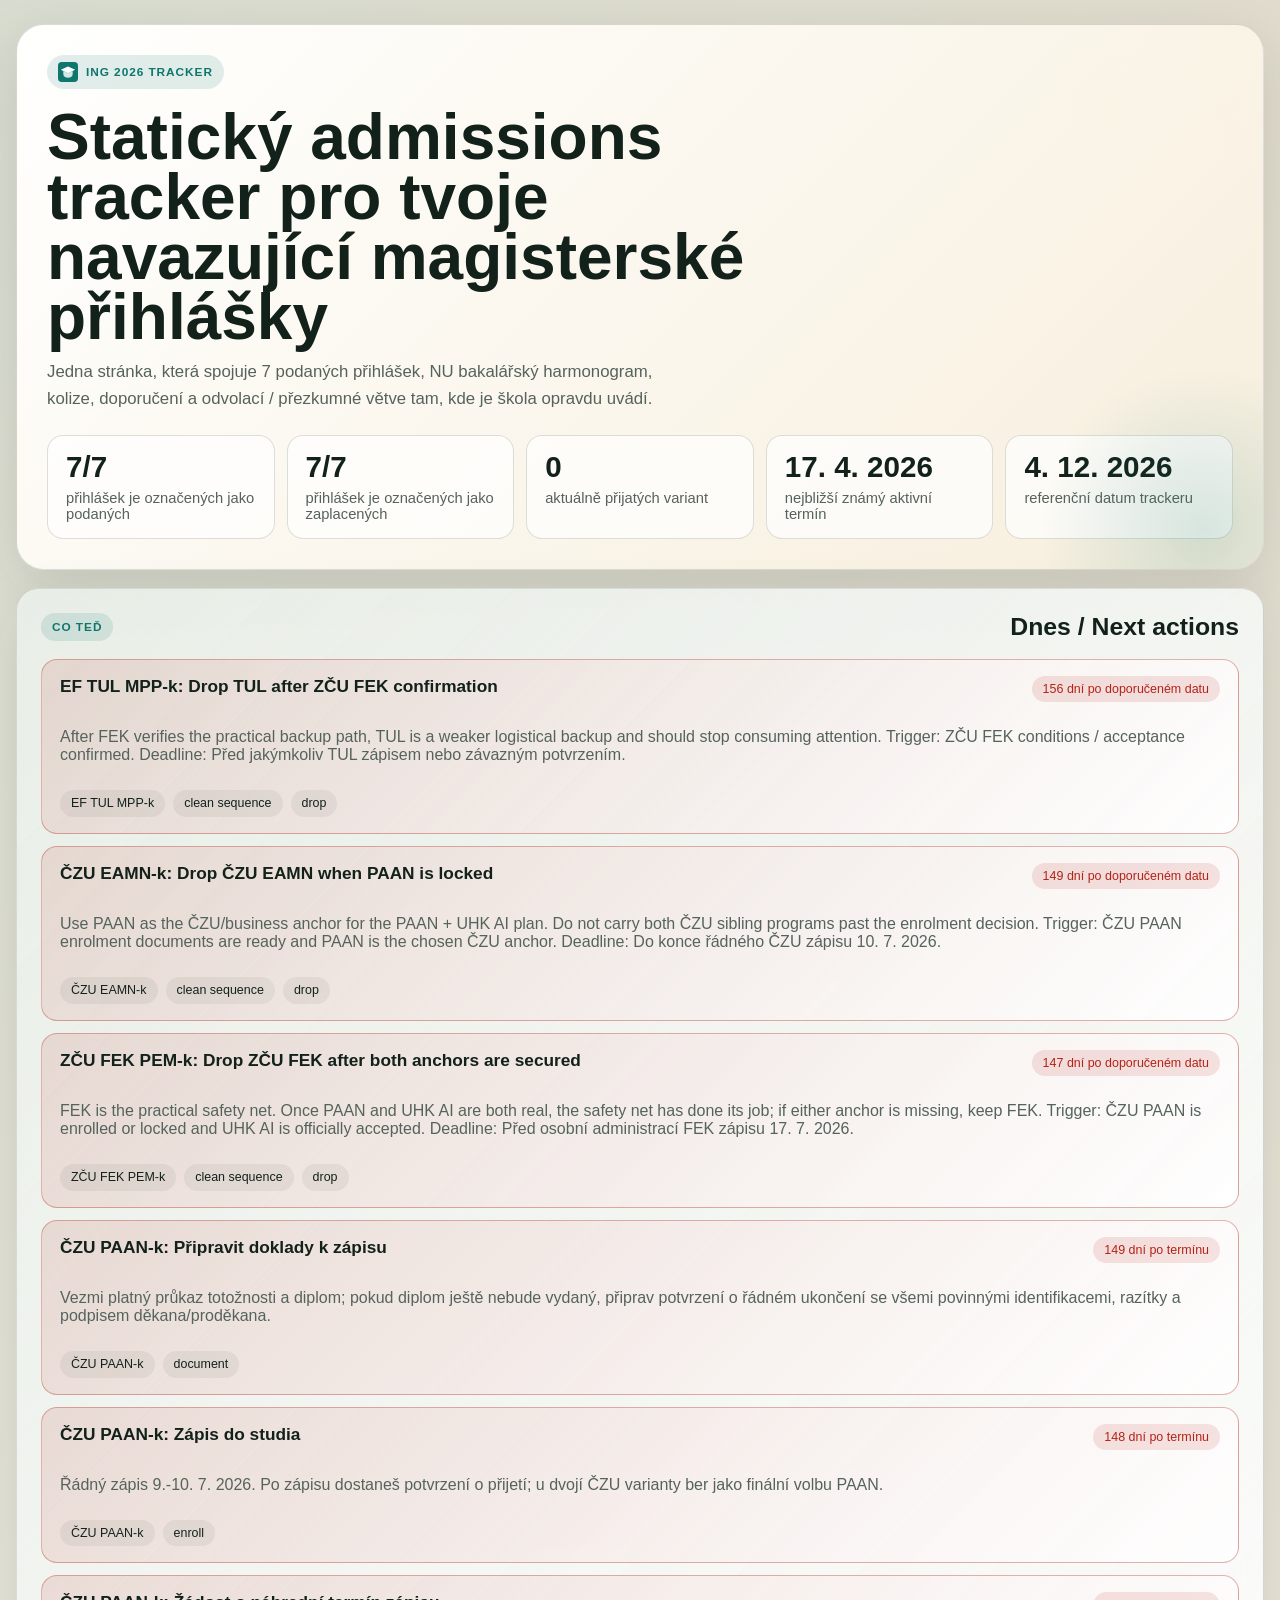
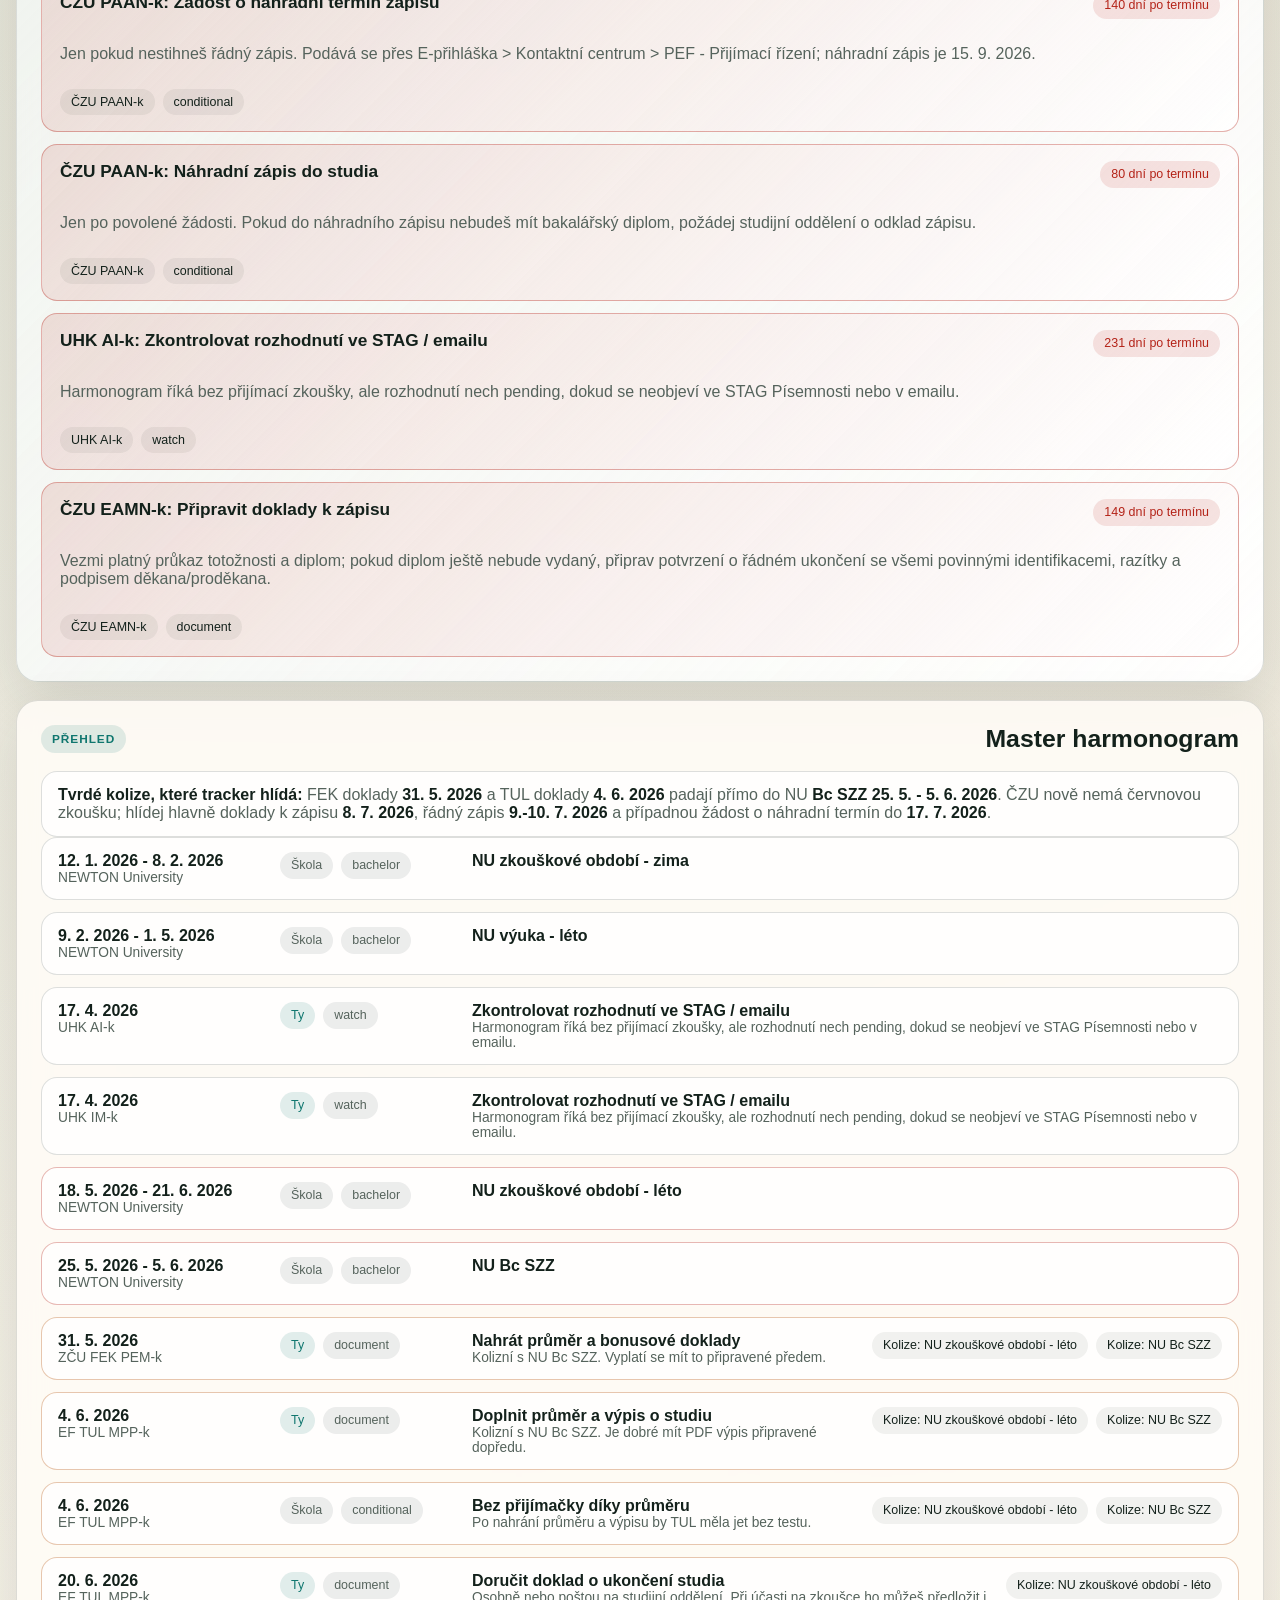
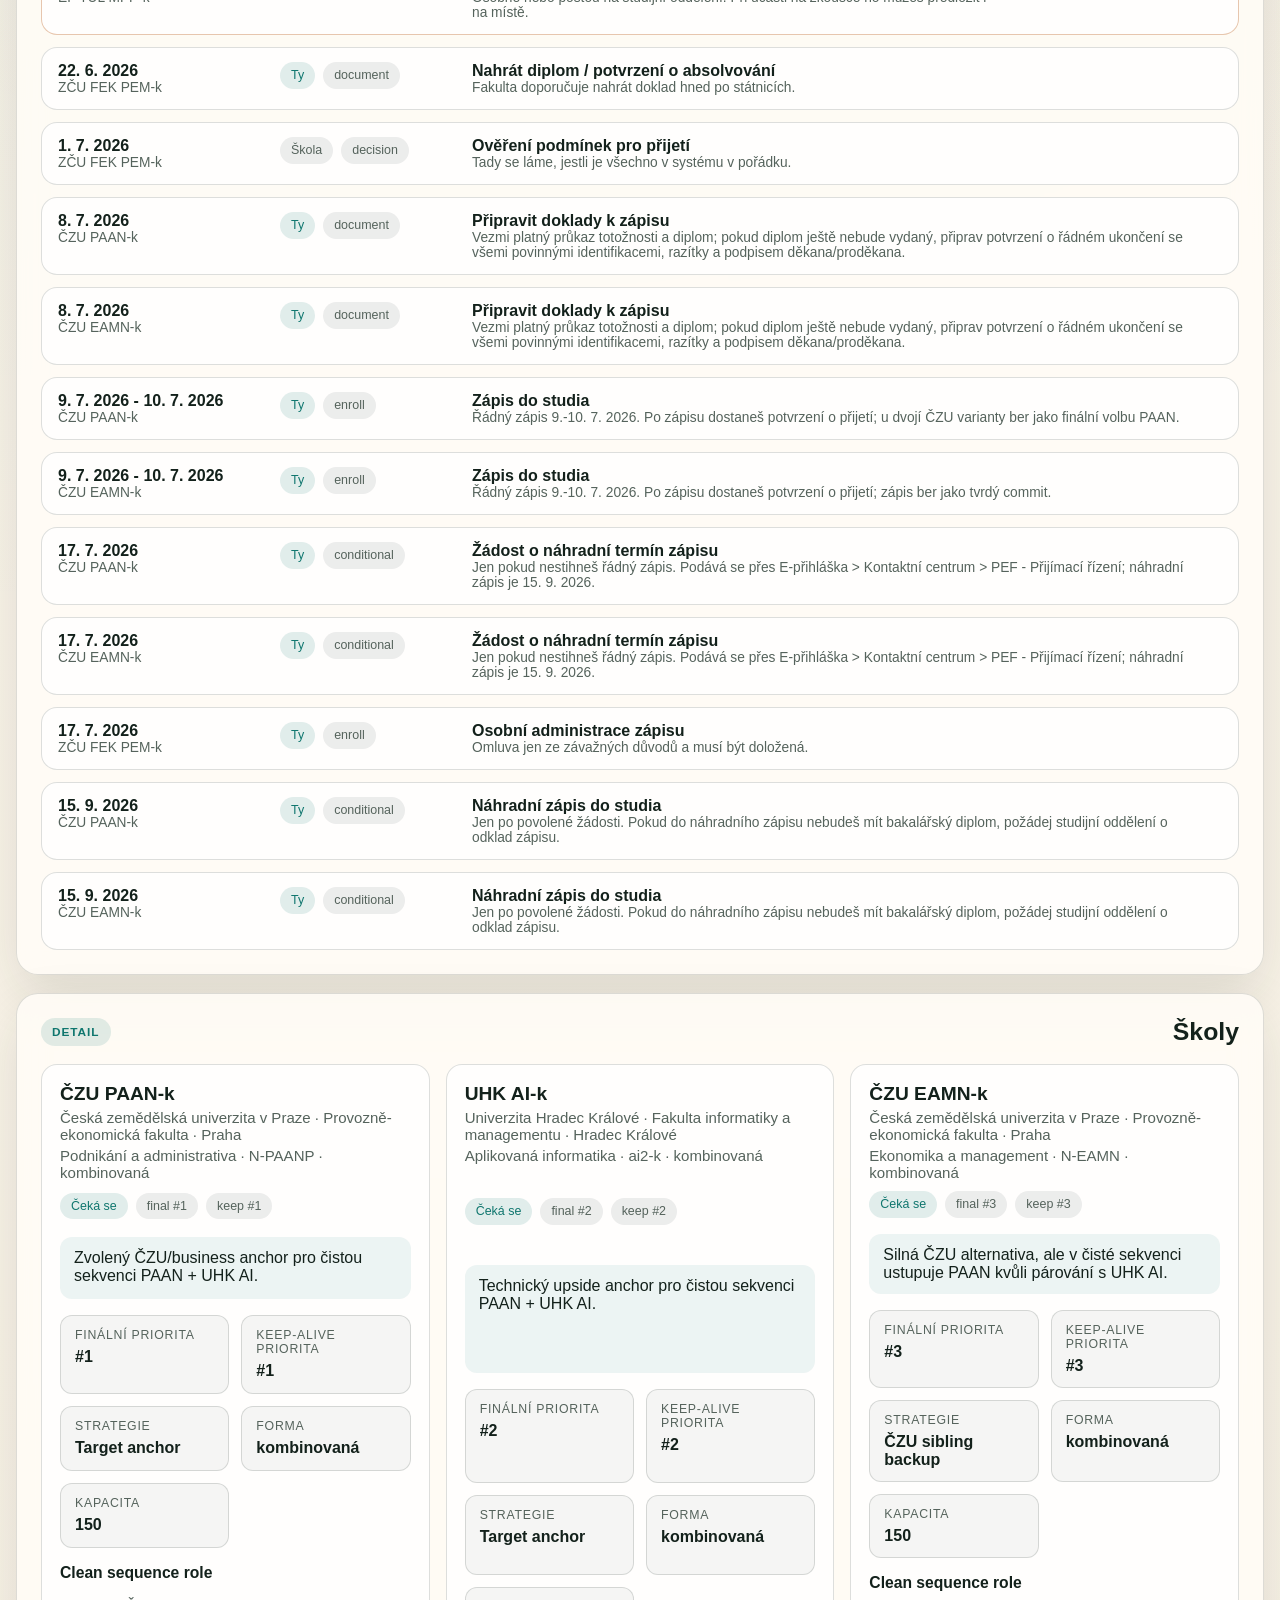
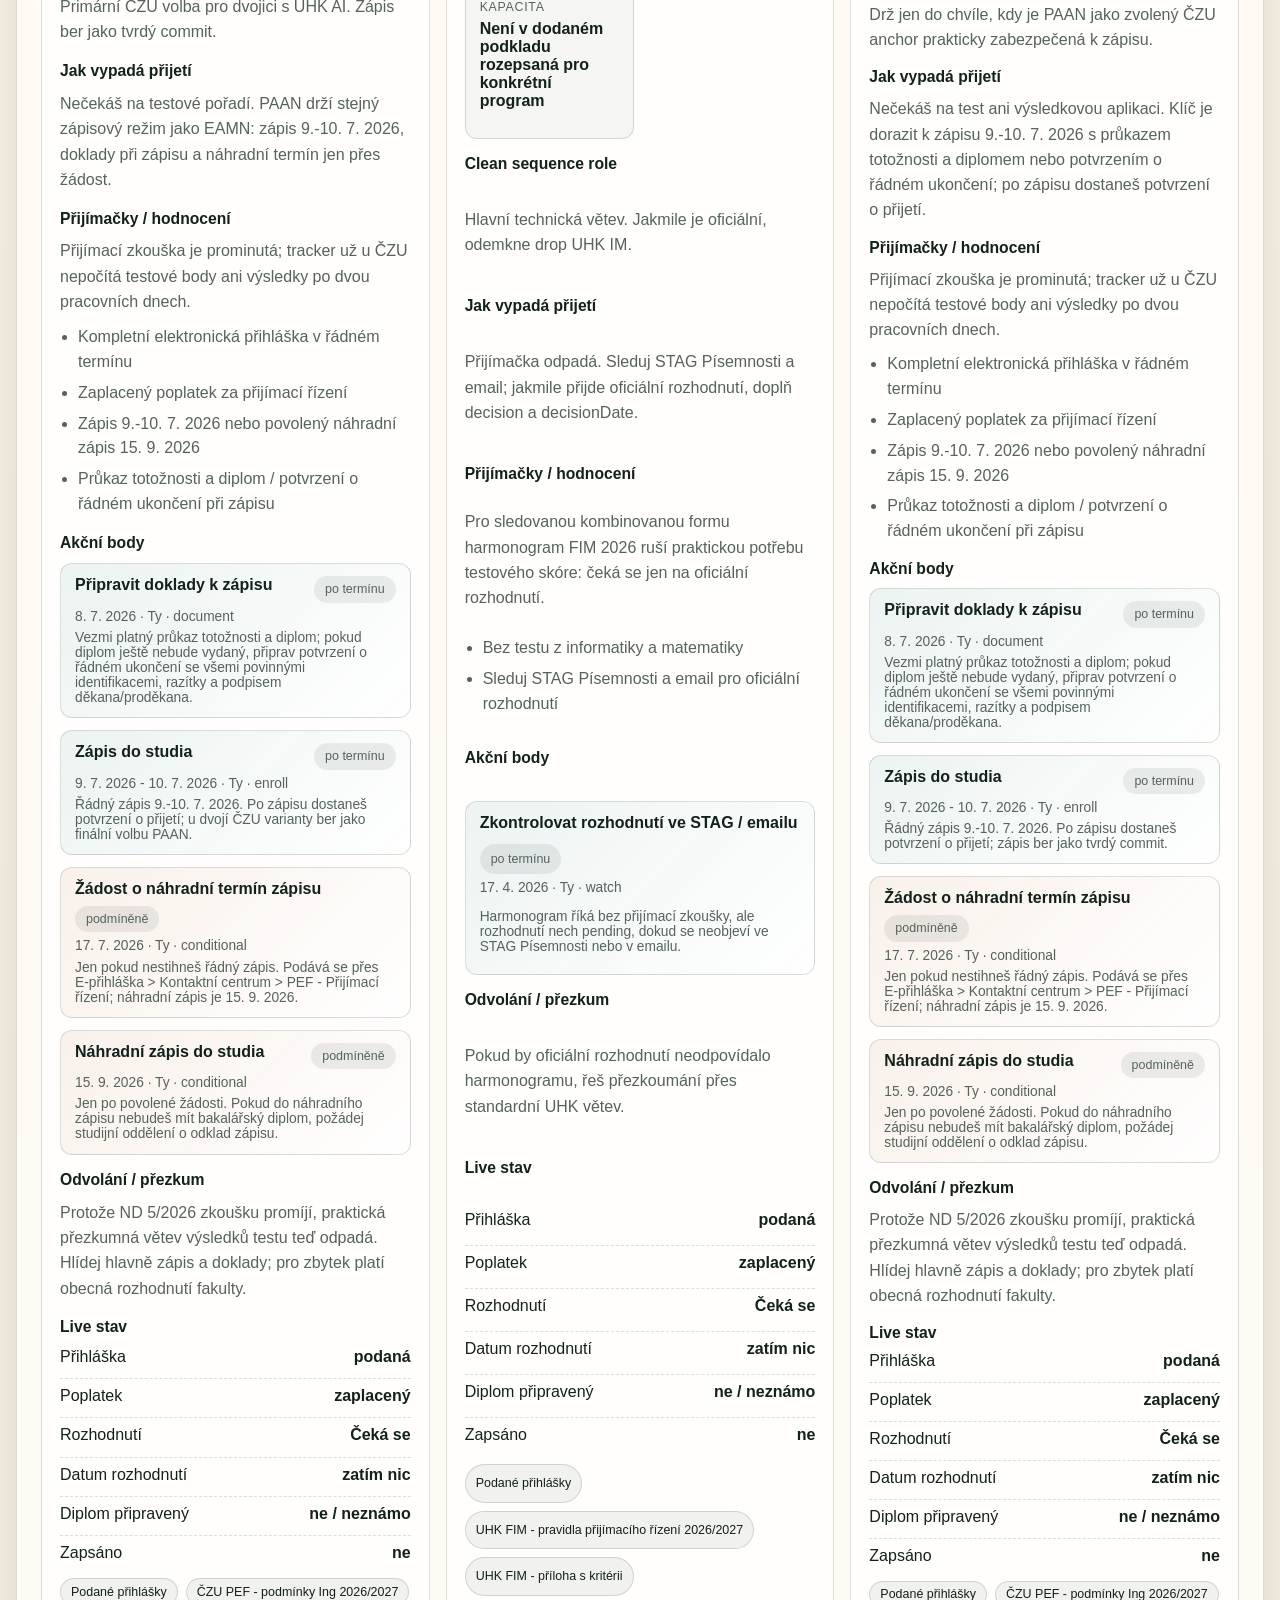
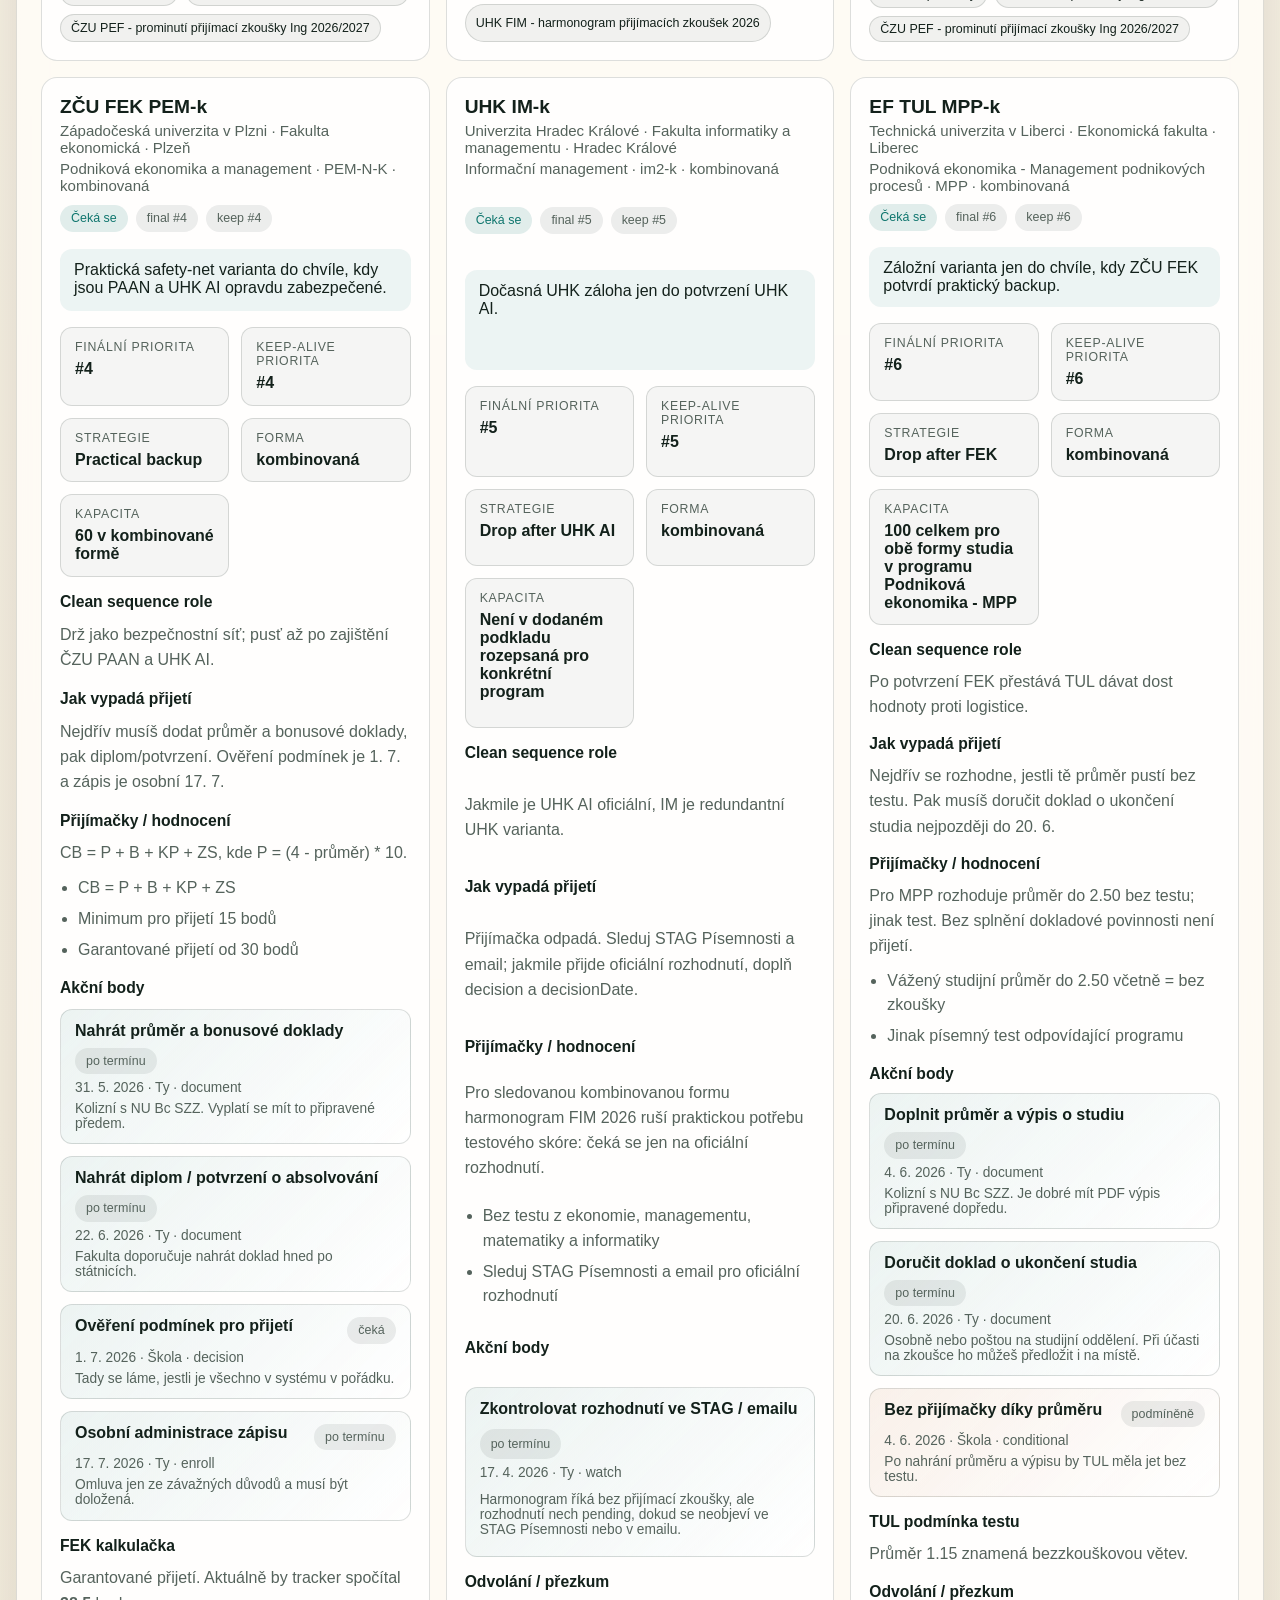
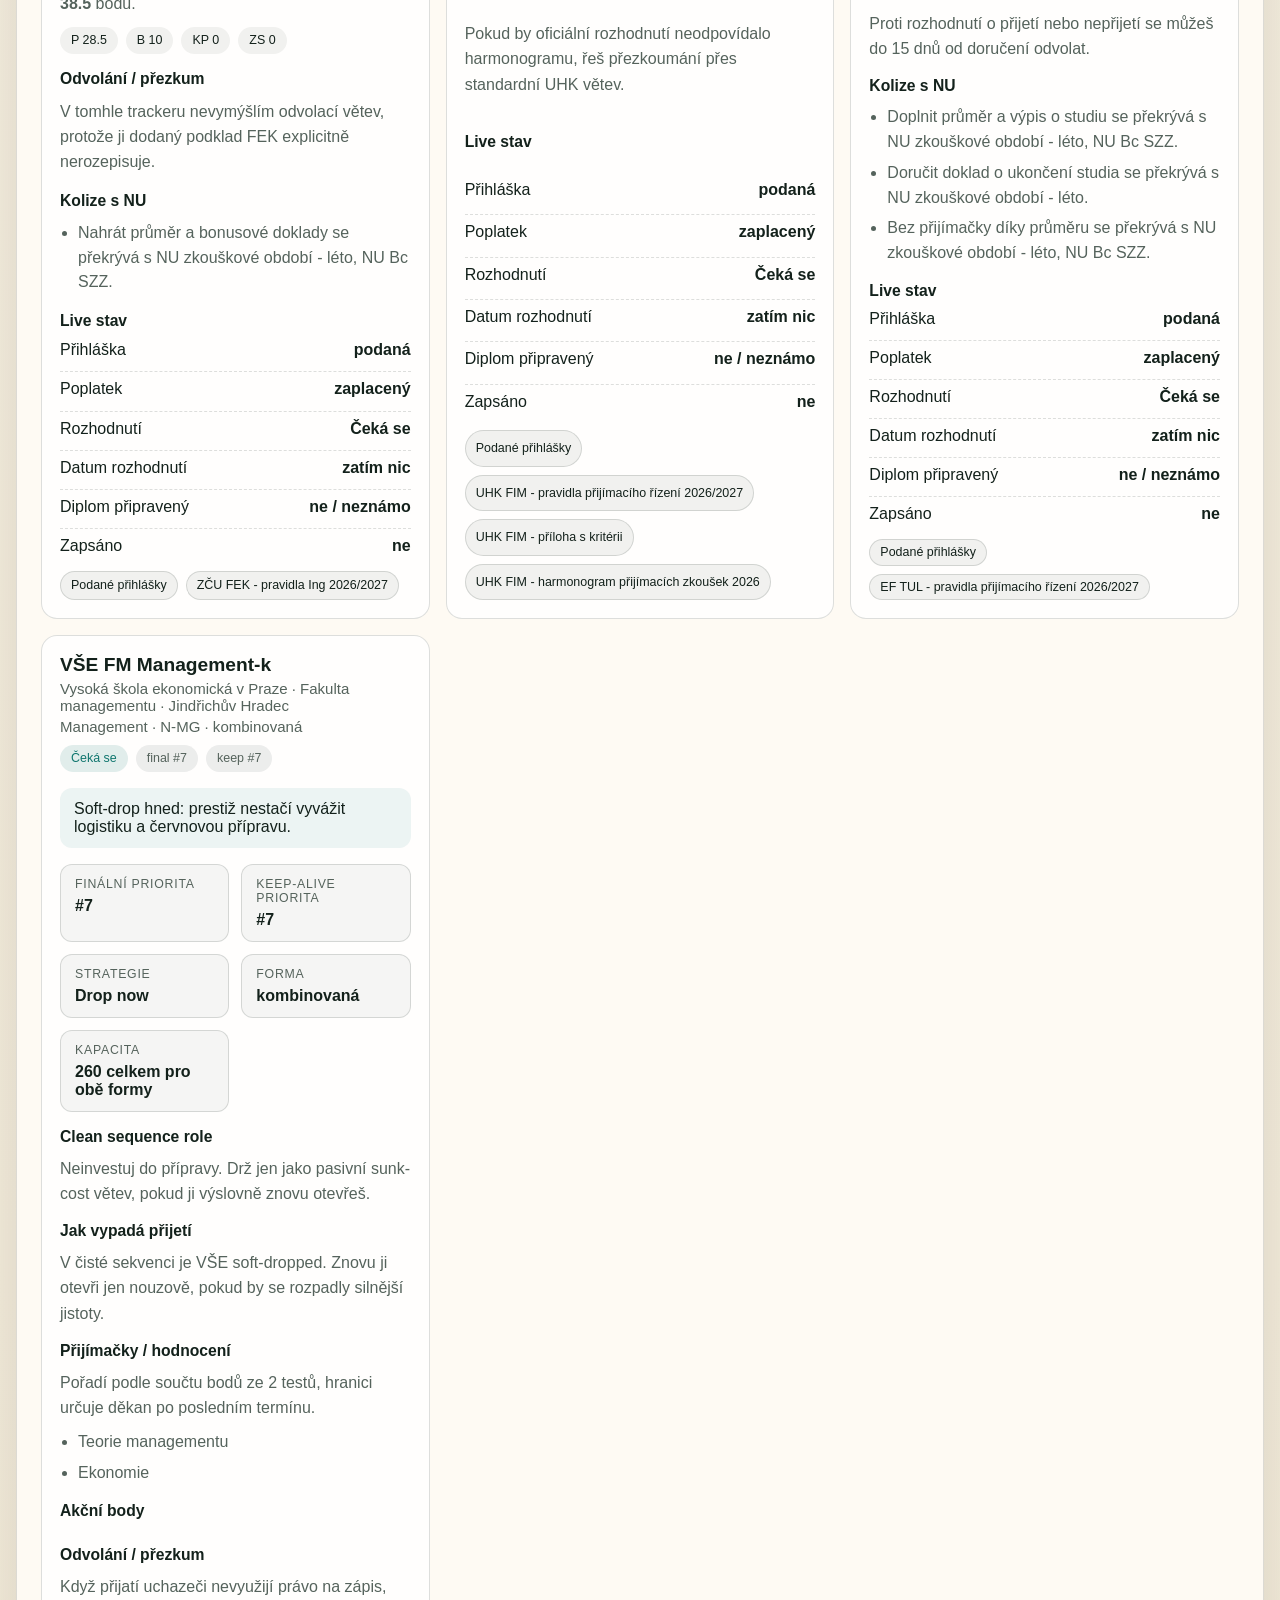
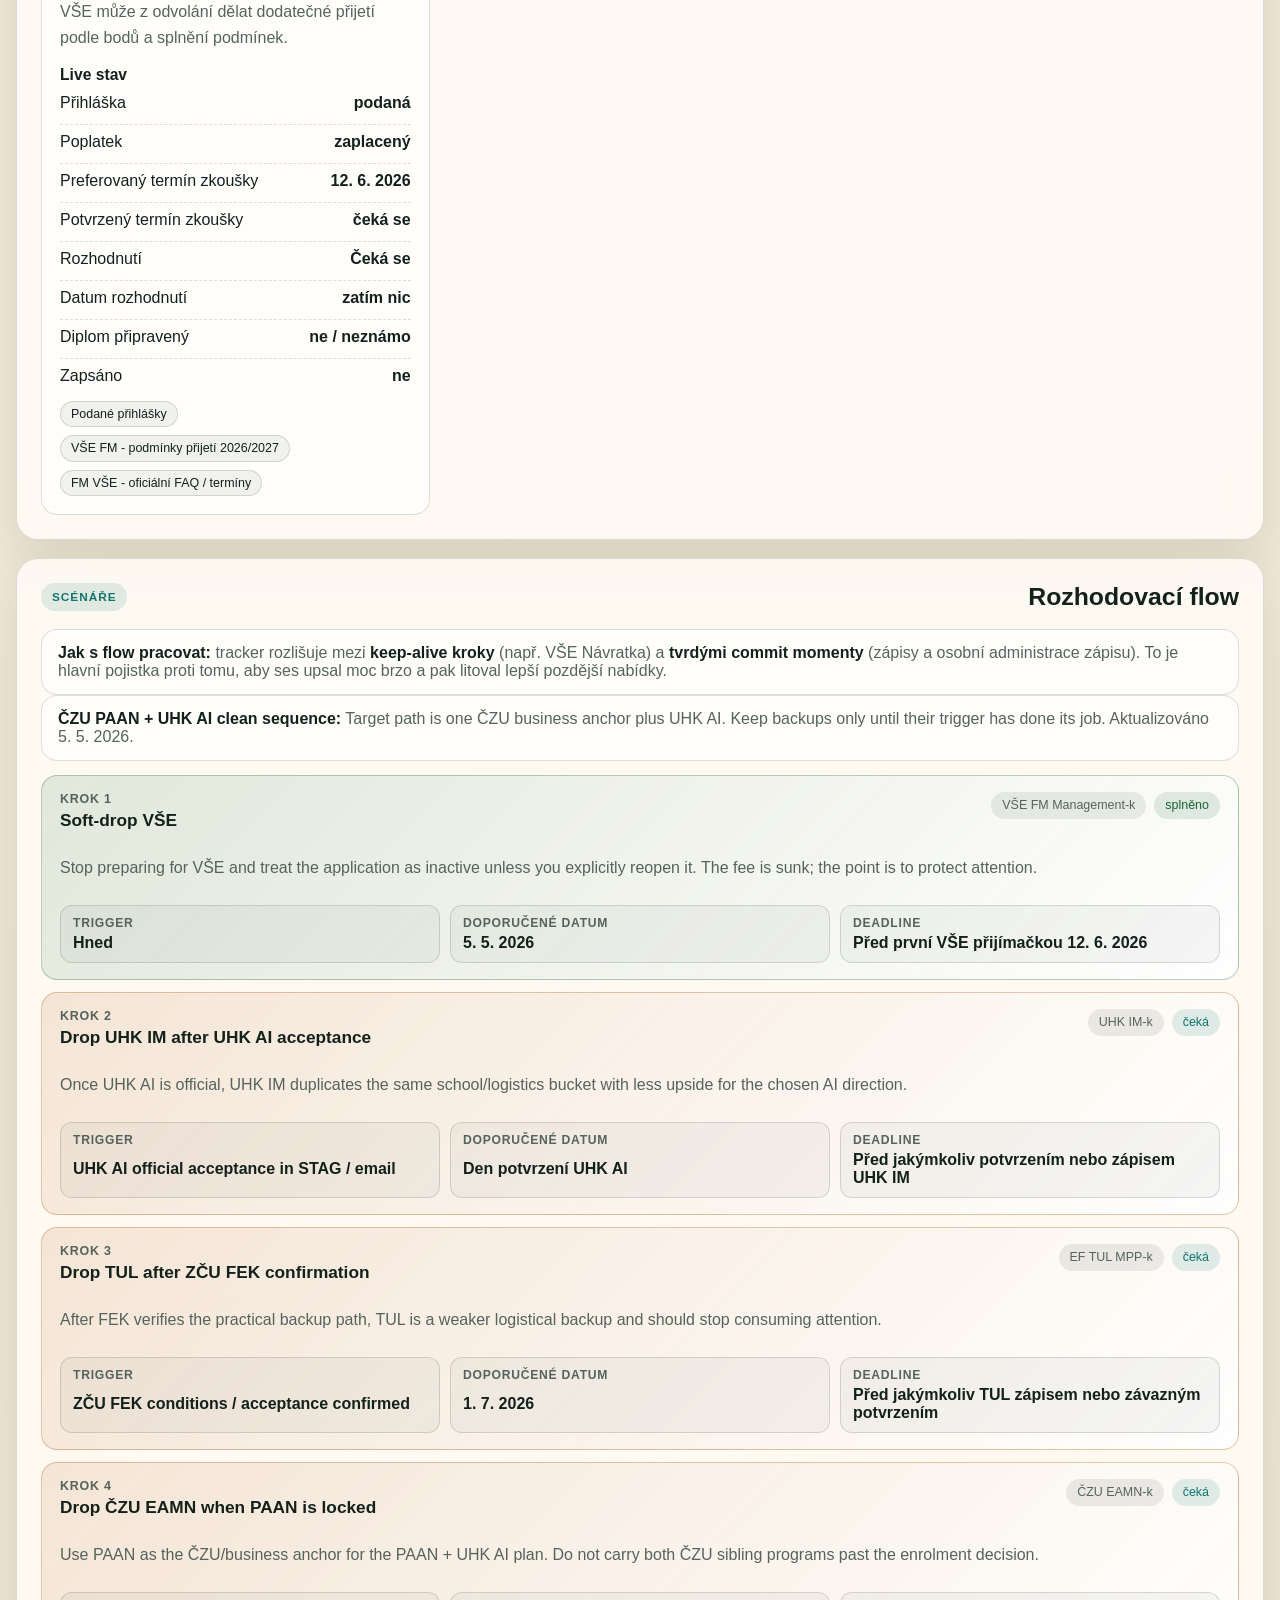
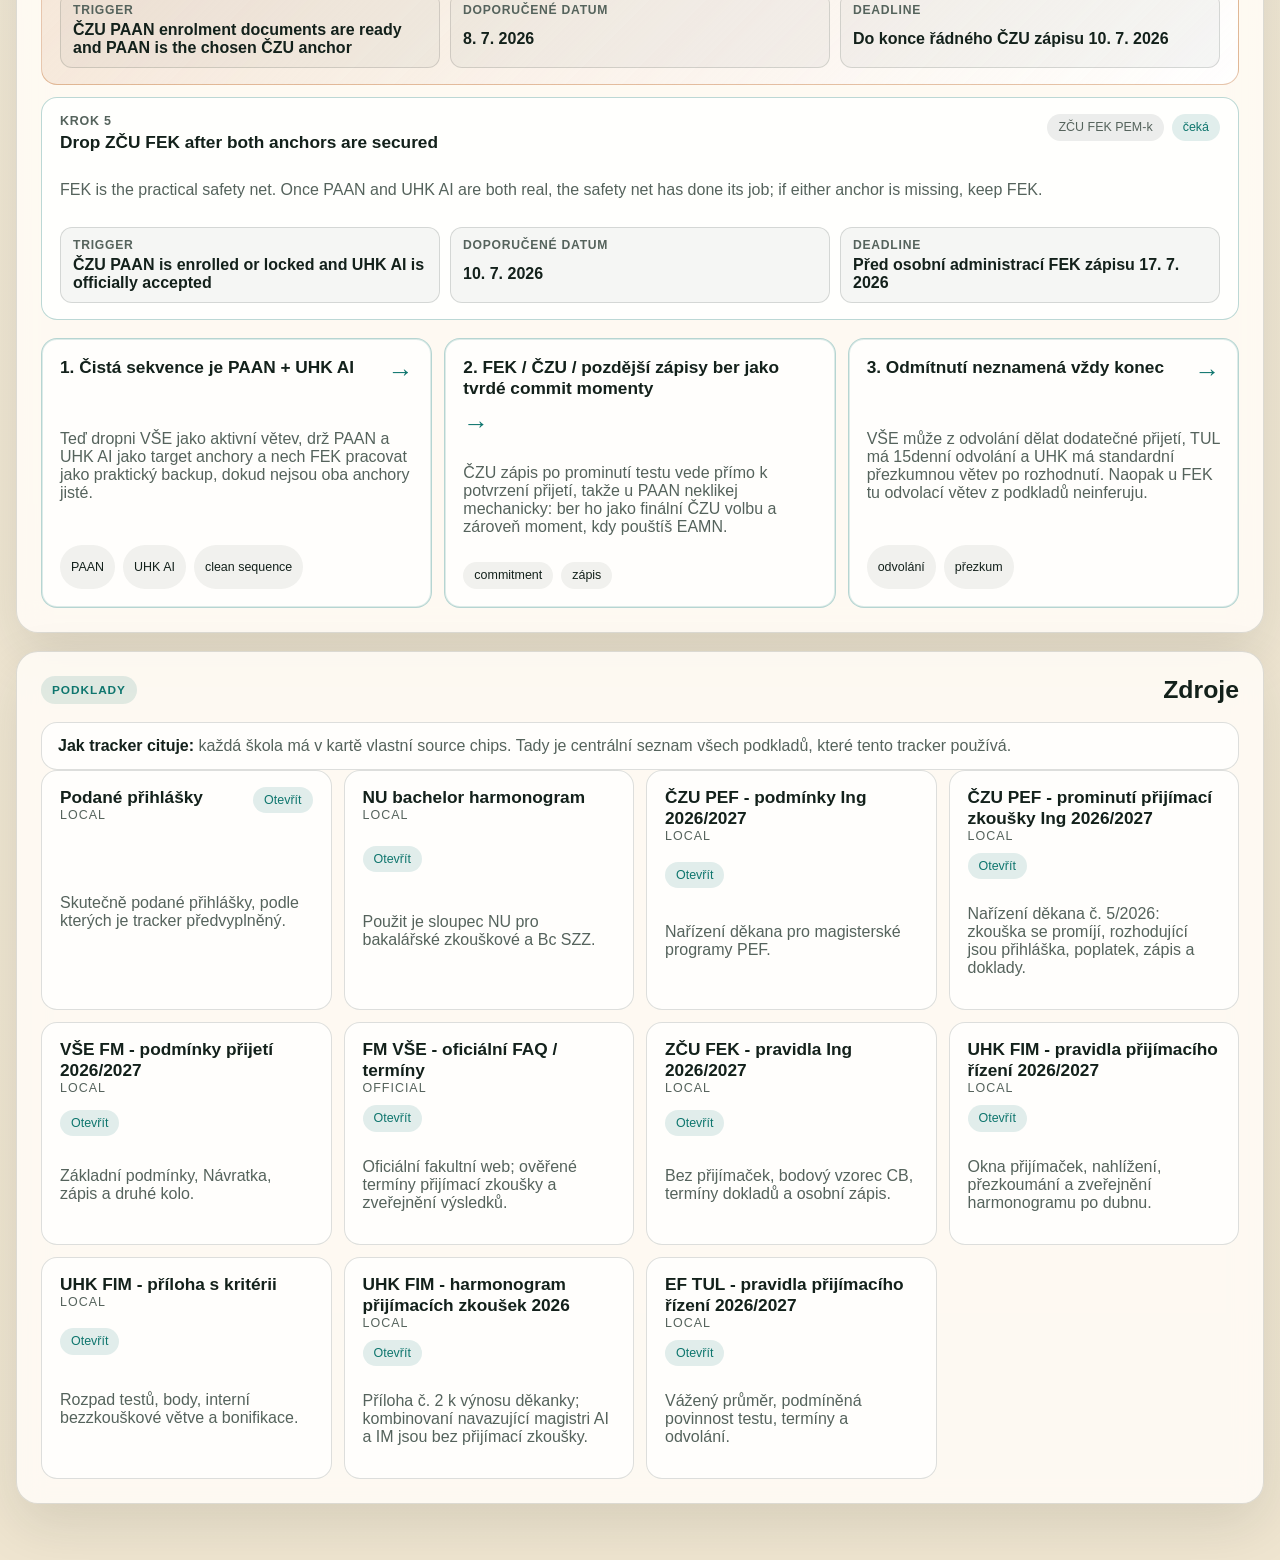
<file: index.html>
<!doctype html>
<html lang="cs">
  <head>
    <meta charset="utf-8">
    <meta name="viewport" content="width=device-width, initial-scale=1">
    <title>Ing 2026 Admissions Tracker</title>
    <link rel="icon" type="image/svg+xml" href="./favicon.svg">
    <link rel="stylesheet" href="./styles.css">
  </head>
  <body>
    <div class="page-shell">
      <header class="hero">
        <div class="hero__eyebrow"><img src="./favicon.svg" alt="" width="20" height="20" class="hero__icon">Ing 2026 Tracker</div>
        <h1>Statický admissions tracker pro tvoje navazující magisterské přihlášky</h1>
        <p class="hero__lede">
          Jedna stránka, která spojuje 7 podaných přihlášek, NU bakalářský harmonogram,
          kolize, doporučení a odvolací / přezkumné větve tam, kde je škola opravdu uvádí.
        </p>
        <div id="hero-summary" class="hero__summary"></div>
      </header>

      <main class="content-grid">
        <section class="panel panel--accent" id="next-actions">
          <div class="section-head">
            <span class="section-head__kicker">Co teď</span>
            <h2>Dnes / Next actions</h2>
          </div>
          <div id="next-actions-content"></div>
        </section>

        <section class="panel" id="master-timeline">
          <div class="section-head">
            <span class="section-head__kicker">Přehled</span>
            <h2>Master harmonogram</h2>
          </div>
          <div id="timeline-content"></div>
        </section>

        <section class="panel" id="schools">
          <div class="section-head">
            <span class="section-head__kicker">Detail</span>
            <h2>Školy</h2>
          </div>
          <div id="schools-content" class="school-grid"></div>
        </section>

        <section class="panel" id="decision-flow">
          <div class="section-head">
            <span class="section-head__kicker">Scénáře</span>
            <h2>Rozhodovací flow</h2>
          </div>
          <div id="flow-content"></div>
        </section>

        <section class="panel" id="sources">
          <div class="section-head">
            <span class="section-head__kicker">Podklady</span>
            <h2>Zdroje</h2>
          </div>
          <div id="sources-content"></div>
        </section>
      </main>
    </div>

    <script type="module" src="./app.js"></script>
  </body>
</html>
</file>
<file: styles.css>
:root {
  --bg: #f7f1e4;
  --paper: rgba(255, 252, 246, 0.88);
  --ink: #13211b;
  --muted: #55635c;
  --line: rgba(19, 33, 27, 0.14);
  --line-strong: rgba(19, 33, 27, 0.28);
  --accent: #0f766e;
  --accent-soft: rgba(15, 118, 110, 0.12);
  --warn: #b45309;
  --warn-soft: rgba(180, 83, 9, 0.12);
  --danger: #b42318;
  --danger-soft: rgba(180, 35, 24, 0.12);
  --success: #166534;
  --success-soft: rgba(22, 101, 52, 0.12);
  --shadow: 0 20px 55px rgba(23, 31, 28, 0.12);
  --radius-xl: 28px;
  --radius-lg: 22px;
  --radius-md: 16px;
  --radius-sm: 12px;
  --body-font: "Aptos", "Segoe UI", "Trebuchet MS", sans-serif;
  --display-font: "Bahnschrift", "Aptos Display", "Segoe UI", sans-serif;
}

* {
  box-sizing: border-box;
}

html {
  scroll-behavior: smooth;
}

body {
  margin: 0;
  color: var(--ink);
  font-family: var(--body-font);
  background:
    radial-gradient(circle at top left, rgba(15, 118, 110, 0.14), transparent 30%),
    radial-gradient(circle at top right, rgba(180, 83, 9, 0.12), transparent 28%),
    linear-gradient(180deg, #fffaf2 0%, var(--bg) 45%, #efe5d0 100%);
  min-height: 100vh;
}

a {
  color: var(--accent);
}

.page-shell {
  width: min(1320px, calc(100vw - 32px));
  margin: 24px auto 56px;
}

.hero,
.panel {
  position: relative;
  overflow: hidden;
  border: 1px solid var(--line);
  background: var(--paper);
  backdrop-filter: blur(14px);
  box-shadow: var(--shadow);
}

.hero {
  padding: 30px;
  border-radius: var(--radius-xl);
  background:
    linear-gradient(135deg, rgba(255, 255, 255, 0.88), rgba(246, 236, 217, 0.88)),
    var(--paper);
}

.hero::after {
  content: "";
  position: absolute;
  inset: auto -100px -120px auto;
  width: 320px;
  height: 320px;
  border-radius: 999px;
  background: radial-gradient(circle, rgba(15, 118, 110, 0.16), transparent 72%);
}

.hero__eyebrow,
.section-head__kicker {
  display: inline-flex;
  align-items: center;
  gap: 8px;
  padding: 7px 11px;
  border-radius: 999px;
  letter-spacing: 0.08em;
  text-transform: uppercase;
  font-size: 0.74rem;
  font-weight: 700;
  color: var(--accent);
  background: var(--accent-soft);
}

.hero h1 {
  margin: 18px 0 10px;
  max-width: 20ch;
  font-family: var(--display-font);
  font-size: clamp(2.35rem, 5vw, 4.6rem);
  line-height: 0.94;
}

.hero__lede {
  margin: 0;
  max-width: 68ch;
  font-size: 1.05rem;
  line-height: 1.65;
  color: var(--muted);
}

.hero__summary {
  display: grid;
  gap: 12px;
  grid-template-columns: repeat(auto-fit, minmax(190px, 1fr));
  margin-top: 22px;
}

.summary-card {
  padding: 16px 18px;
  border-radius: var(--radius-md);
  border: 1px solid var(--line);
  background: rgba(255, 255, 255, 0.7);
}

.summary-card__value {
  display: block;
  font-size: 1.85rem;
  font-weight: 800;
  line-height: 1;
  font-family: var(--display-font);
}

.summary-card__label {
  display: block;
  margin-top: 8px;
  color: var(--muted);
  font-size: 0.92rem;
}

.content-grid {
  display: grid;
  gap: 18px;
  margin-top: 18px;
}

.panel {
  padding: 24px;
  border-radius: var(--radius-lg);
}

.panel--accent {
  background:
    linear-gradient(135deg, rgba(15, 118, 110, 0.08), rgba(255, 255, 255, 0.86)),
    var(--paper);
}

.section-head {
  display: flex;
  flex-wrap: wrap;
  gap: 12px 18px;
  align-items: center;
  justify-content: space-between;
  margin-bottom: 18px;
}

.section-head h2 {
  margin: 0;
  font-size: 1.55rem;
}

.empty-state {
  padding: 18px;
  border-radius: var(--radius-md);
  background: rgba(255, 255, 255, 0.72);
  border: 1px dashed var(--line-strong);
  color: var(--muted);
}

.action-list,
.timeline-list,
.source-list,
.flow-list,
.status-grid,
.school-actions {
  display: grid;
  gap: 12px;
}

.action-card,
.timeline-row,
.source-card,
.flow-card,
.school-card {
  border: 1px solid var(--line);
  border-radius: var(--radius-md);
  background: rgba(255, 255, 255, 0.82);
}

.action-card {
  padding: 16px 18px;
  display: grid;
  gap: 10px;
}

.action-card--warning {
  border-color: rgba(180, 83, 9, 0.32);
  background: linear-gradient(135deg, var(--warn-soft), rgba(255, 255, 255, 0.88));
}

.action-card--danger {
  border-color: rgba(180, 35, 24, 0.35);
  background: linear-gradient(135deg, var(--danger-soft), rgba(255, 255, 255, 0.88));
}

.action-card--accent {
  border-color: rgba(15, 118, 110, 0.28);
}

.action-card__top,
.school-card__top,
.flow-card__top,
.source-card__top {
  display: flex;
  gap: 10px;
  justify-content: space-between;
  align-items: flex-start;
  flex-wrap: wrap;
}

.action-card__title,
.school-card h3,
.flow-card h3,
.source-card h3 {
  margin: 0;
  font-size: 1.08rem;
}

.muted {
  color: var(--muted);
}

.badge-row,
.chip-row {
  display: flex;
  flex-wrap: wrap;
  gap: 8px;
}

.chip,
.badge,
.source-chip {
  display: inline-flex;
  align-items: center;
  gap: 6px;
  padding: 6px 10px;
  border-radius: 999px;
  font-size: 0.78rem;
  line-height: 1;
  text-decoration: none;
  border: 1px solid transparent;
}

.chip,
.source-chip {
  background: rgba(19, 33, 27, 0.06);
  color: var(--ink);
}

.source-chip {
  border-color: var(--line);
}

.badge--success {
  background: var(--success-soft);
  color: var(--success);
}

.badge--warning {
  background: var(--warn-soft);
  color: var(--warn);
}

.badge--danger {
  background: var(--danger-soft);
  color: var(--danger);
}

.badge--accent {
  background: var(--accent-soft);
  color: var(--accent);
}

.badge--neutral {
  background: rgba(19, 33, 27, 0.08);
  color: var(--muted);
}

.timeline-row {
  padding: 14px 16px;
  display: grid;
  gap: 10px;
}

.timeline-row__grid {
  display: grid;
  grid-template-columns: minmax(160px, 210px) minmax(140px, 180px) 1fr auto;
  gap: 12px;
  align-items: start;
}

.timeline-row--conflict {
  border-color: rgba(180, 83, 9, 0.32);
}

.timeline-row--critical {
  border-color: rgba(180, 35, 24, 0.32);
}

.timeline-date {
  font-weight: 700;
}

.timeline-meta {
  font-size: 0.86rem;
  color: var(--muted);
}

.school-grid {
  display: grid;
  gap: 16px;
  grid-template-columns: repeat(auto-fit, minmax(320px, 1fr));
}

.school-card {
  padding: 18px;
  display: grid;
  gap: 16px;
}

.school-card h3 {
  font-size: 1.2rem;
}

.school-card__identity {
  display: grid;
  gap: 4px;
}

.school-card__meta {
  font-size: 0.94rem;
  color: var(--muted);
}

.school-card__note {
  margin: 0;
  padding: 12px 14px;
  border-radius: var(--radius-sm);
  background: rgba(15, 118, 110, 0.08);
  color: var(--ink);
}

.fact-grid {
  display: grid;
  gap: 12px;
  grid-template-columns: repeat(auto-fit, minmax(150px, 1fr));
}

.fact-card {
  padding: 12px 14px;
  border-radius: var(--radius-sm);
  background: rgba(19, 33, 27, 0.04);
  border: 1px solid var(--line);
}

.fact-card__label {
  display: block;
  font-size: 0.77rem;
  text-transform: uppercase;
  letter-spacing: 0.06em;
  color: var(--muted);
}

.fact-card__value {
  display: block;
  margin-top: 6px;
  font-weight: 700;
}

.school-section {
  display: grid;
  gap: 10px;
}

.school-section h4 {
  margin: 0;
  font-size: 0.98rem;
}

.school-section p {
  margin: 0;
  color: var(--muted);
  line-height: 1.58;
}

.school-action {
  display: grid;
  gap: 6px;
  padding: 12px 14px;
  border-radius: var(--radius-sm);
  border: 1px solid var(--line);
  background: rgba(255, 255, 255, 0.76);
}

.school-action--done {
  background: linear-gradient(135deg, rgba(22, 101, 52, 0.08), rgba(255, 255, 255, 0.9));
}

.school-action--pending {
  background: linear-gradient(135deg, rgba(15, 118, 110, 0.08), rgba(255, 255, 255, 0.9));
}

.school-action--conditional {
  background: linear-gradient(135deg, rgba(180, 83, 9, 0.08), rgba(255, 255, 255, 0.9));
}

.school-action__head {
  display: flex;
  flex-wrap: wrap;
  gap: 8px 10px;
  justify-content: space-between;
}

.status-row {
  display: grid;
  grid-template-columns: 1fr auto;
  gap: 12px;
  padding-top: 8px;
  border-top: 1px dashed var(--line);
}

.status-row:first-child {
  padding-top: 0;
  border-top: none;
}

.flow-list {
  grid-template-columns: repeat(auto-fit, minmax(240px, 1fr));
}

.sequence-list {
  display: grid;
  gap: 12px;
  margin: 14px 0 18px;
}

.sequence-card {
  display: grid;
  gap: 12px;
  padding: 16px 18px;
  border: 1px solid var(--line);
  border-radius: var(--radius-md);
  background: rgba(255, 255, 255, 0.84);
}

.sequence-card--danger {
  border-color: rgba(180, 35, 24, 0.35);
  background: linear-gradient(135deg, var(--danger-soft), rgba(255, 255, 255, 0.9));
}

.sequence-card--warning {
  border-color: rgba(180, 83, 9, 0.32);
  background: linear-gradient(135deg, var(--warn-soft), rgba(255, 255, 255, 0.9));
}

.sequence-card--accent {
  border-color: rgba(15, 118, 110, 0.28);
}

.sequence-card--success {
  border-color: rgba(22, 101, 52, 0.3);
  background: linear-gradient(135deg, var(--success-soft), rgba(255, 255, 255, 0.9));
}

.sequence-card__top {
  display: flex;
  flex-wrap: wrap;
  gap: 10px 14px;
  justify-content: space-between;
  align-items: flex-start;
}

.sequence-card__step {
  margin-bottom: 4px;
  color: var(--muted);
  font-size: 0.78rem;
  font-weight: 700;
  text-transform: uppercase;
  letter-spacing: 0.06em;
}

.sequence-card h3 {
  margin: 0;
  font-size: 1.08rem;
}

.sequence-card__dates {
  display: grid;
  gap: 10px;
  grid-template-columns: repeat(auto-fit, minmax(190px, 1fr));
}

.sequence-card__dates div {
  display: grid;
  gap: 4px;
  padding: 10px 12px;
  border-radius: var(--radius-sm);
  background: rgba(19, 33, 27, 0.04);
  border: 1px solid var(--line);
}

.sequence-card__dates span {
  color: var(--muted);
  font-size: 0.76rem;
  font-weight: 700;
  text-transform: uppercase;
  letter-spacing: 0.06em;
}

.flow-card {
  padding: 18px;
  display: grid;
  gap: 10px;
}

.flow-card--active {
  border-color: rgba(15, 118, 110, 0.3);
  box-shadow: inset 0 0 0 1px rgba(15, 118, 110, 0.14);
}

.flow-card__arrow {
  font-size: 1.6rem;
  color: var(--accent);
}

.source-list {
  grid-template-columns: repeat(auto-fit, minmax(280px, 1fr));
}

.source-card {
  padding: 16px 18px;
  display: grid;
  gap: 10px;
}

.source-card__kind {
  font-size: 0.78rem;
  text-transform: uppercase;
  letter-spacing: 0.08em;
  color: var(--muted);
}

.callout {
  padding: 14px 16px;
  border-radius: var(--radius-md);
  border: 1px solid var(--line);
  background: rgba(255, 255, 255, 0.82);
  color: var(--muted);
}

.callout strong {
  color: var(--ink);
}

ul.tight-list {
  margin: 0;
  padding-left: 18px;
  color: var(--muted);
  line-height: 1.55;
}

ul.tight-list li + li {
  margin-top: 6px;
}

.mono {
  font-family: Consolas, "Courier New", monospace;
}

@media (max-width: 860px) {
  .page-shell {
    width: min(100vw - 18px, 1320px);
    margin: 10px auto 28px;
  }

  .hero,
  .panel {
    padding: 18px;
  }

  .timeline-row__grid {
    grid-template-columns: 1fr;
  }

  .status-row {
    grid-template-columns: 1fr;
  }
}
</file>
